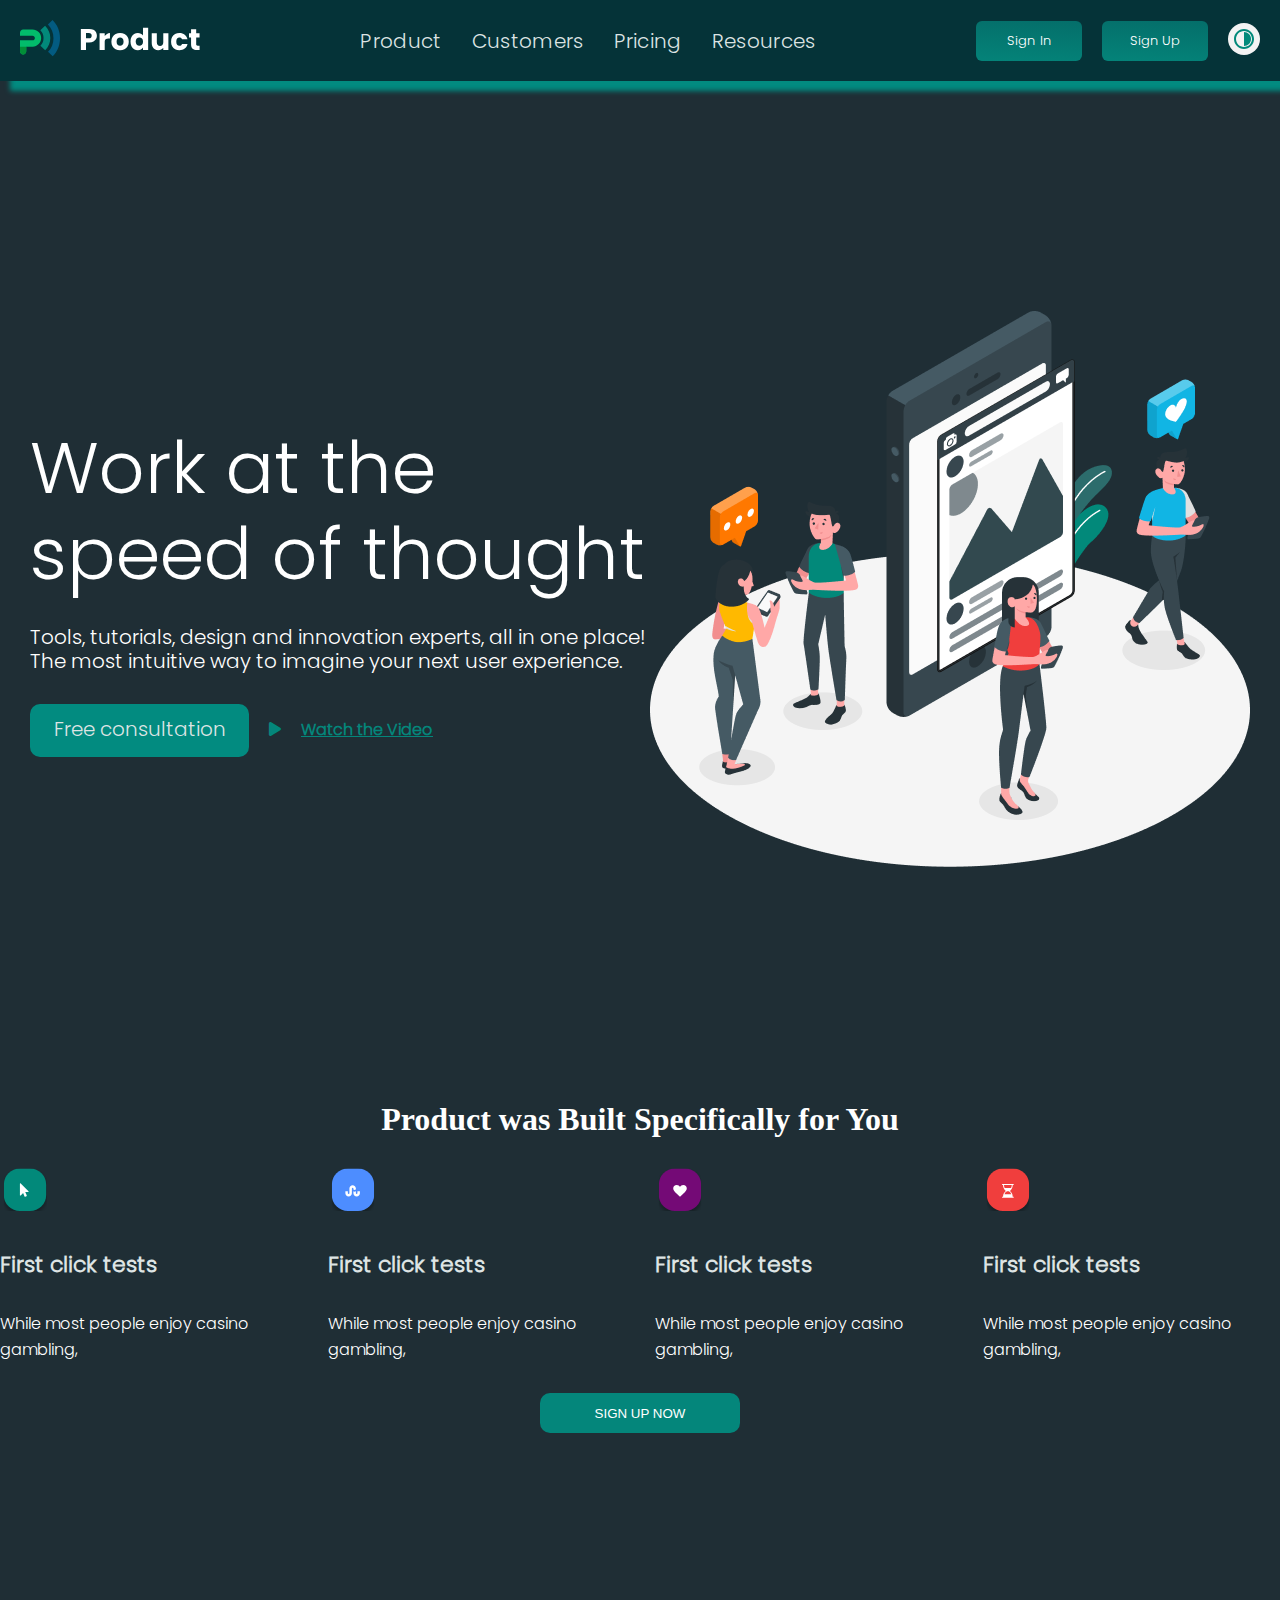
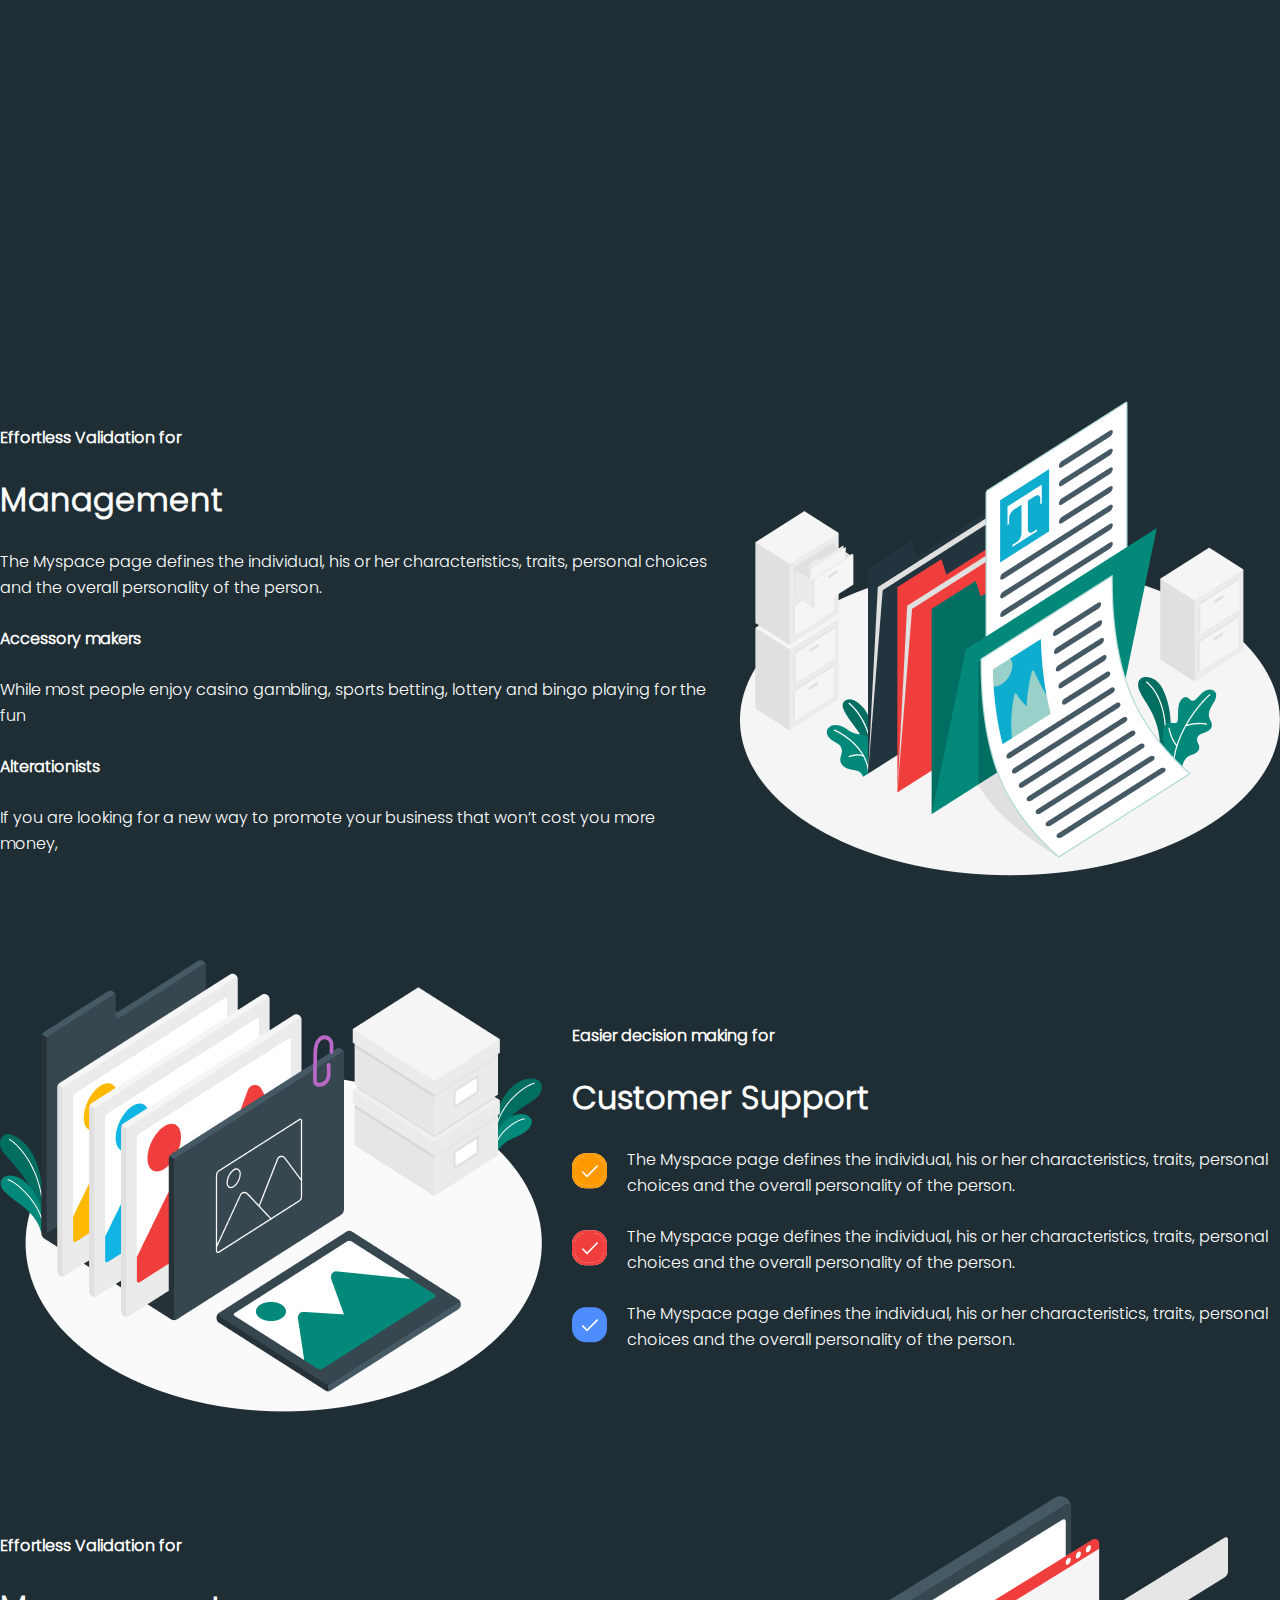
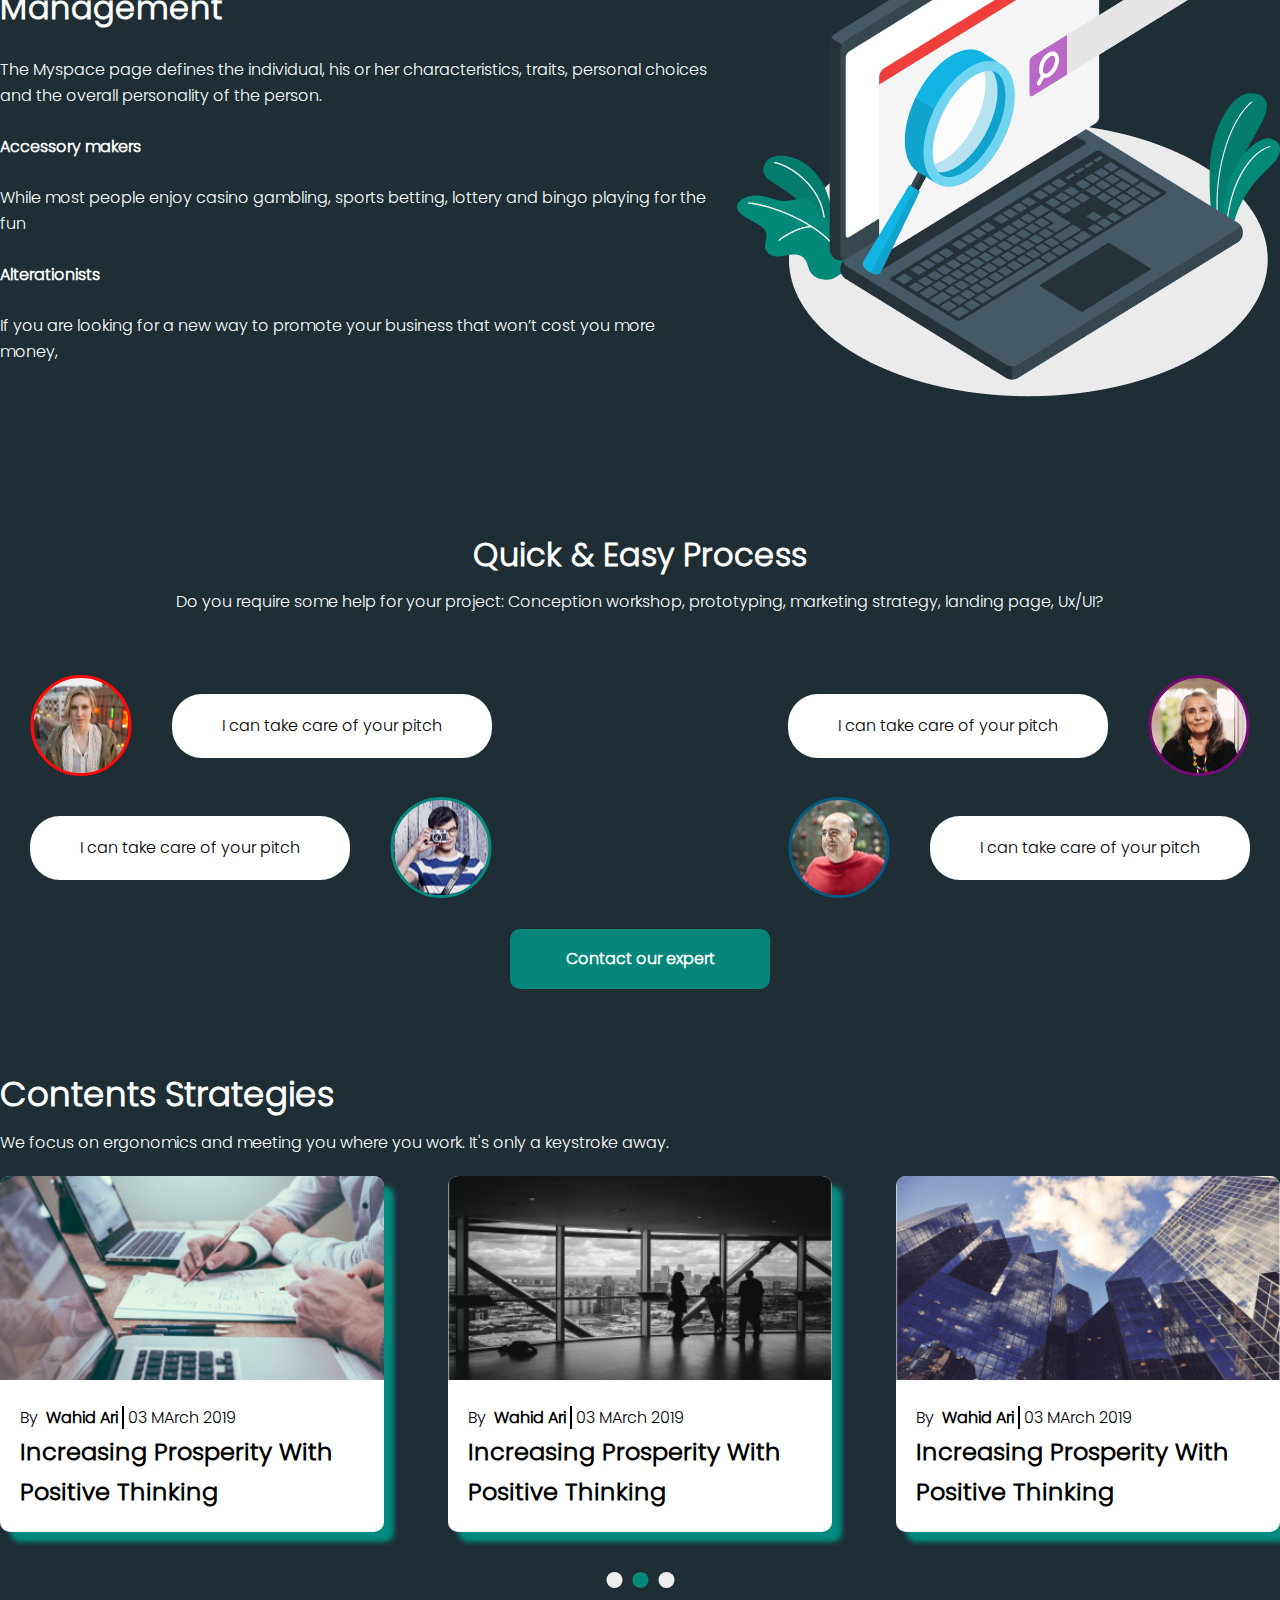
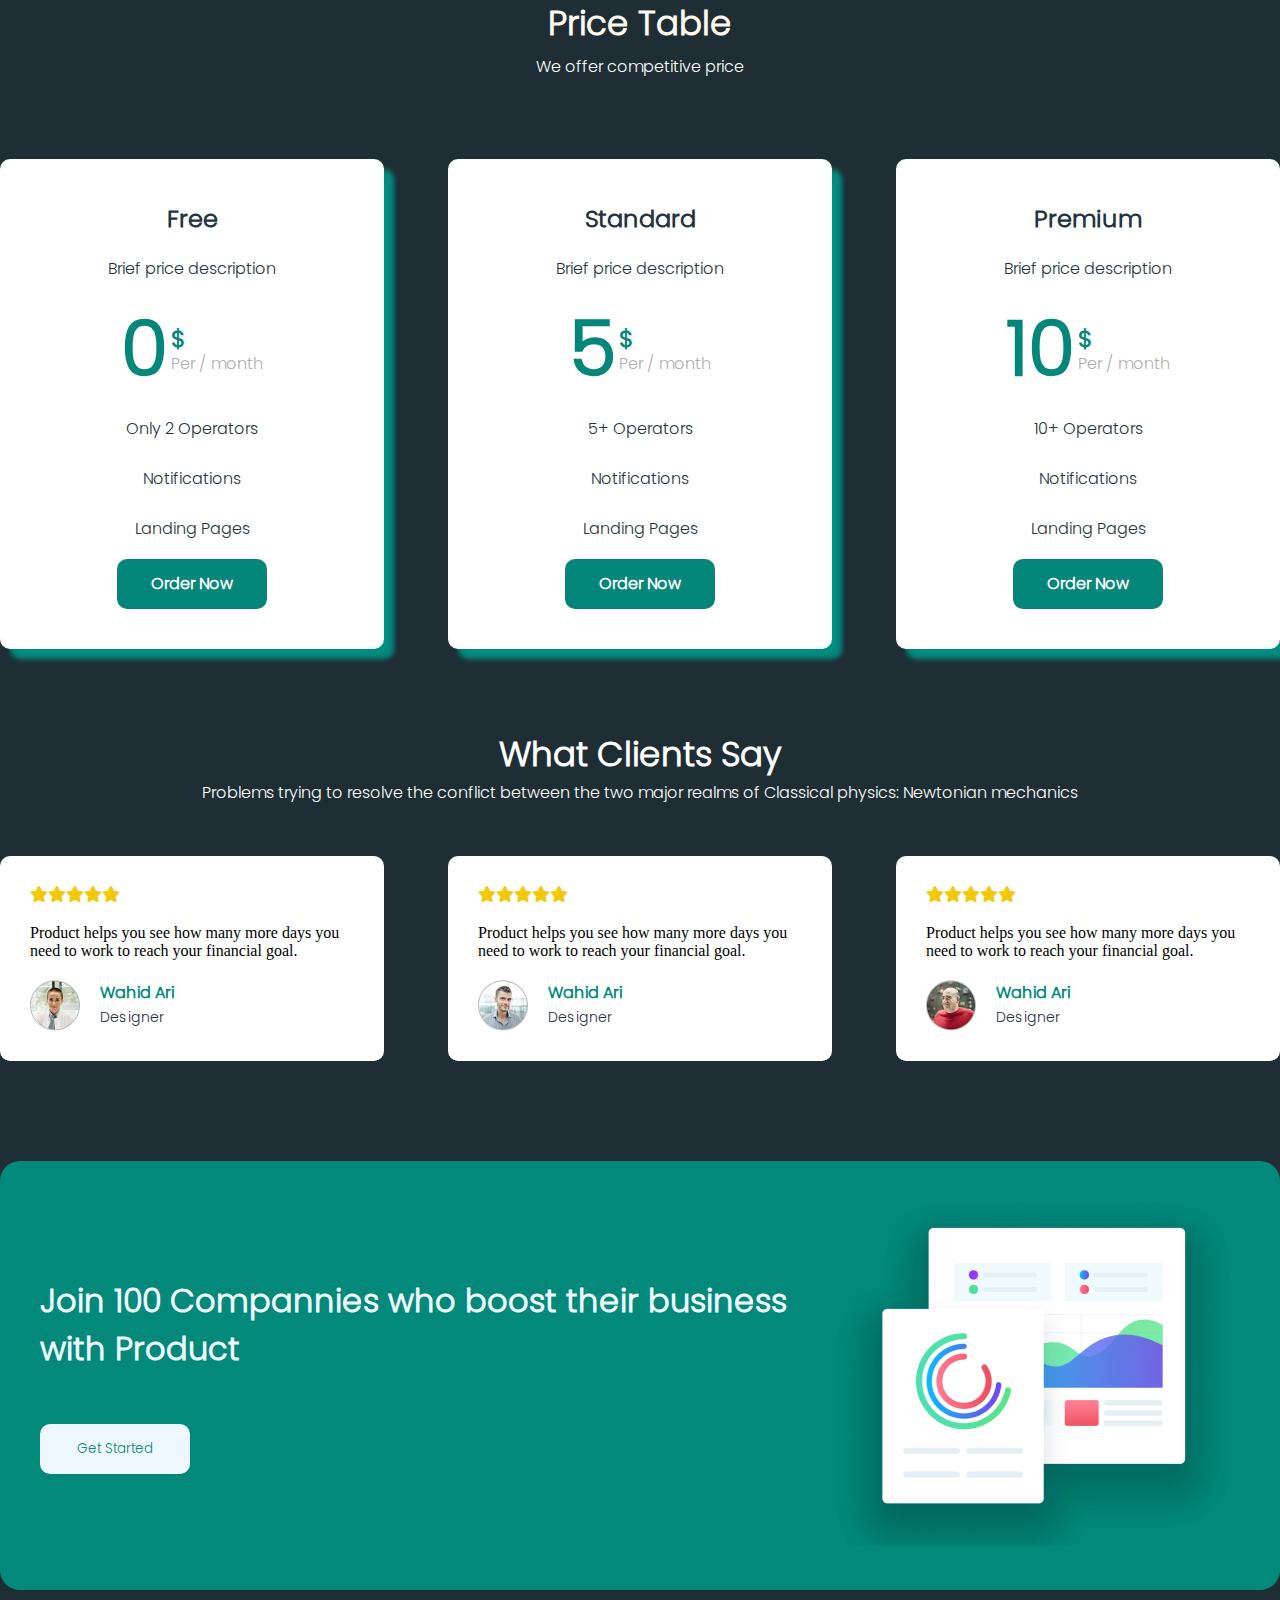
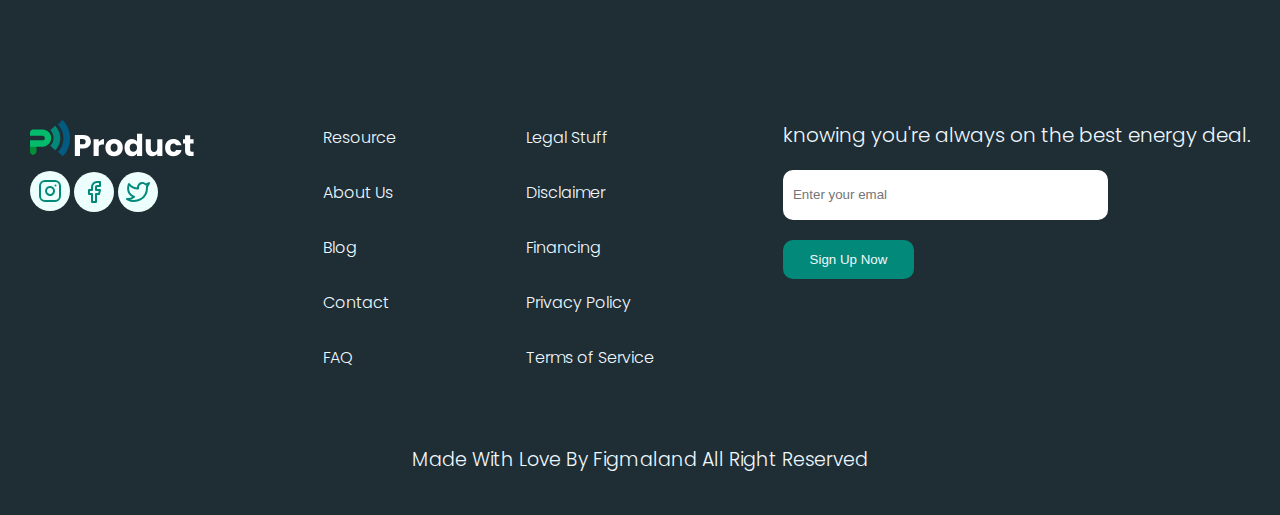
<file: classwork24/index.html>
<!DOCTYPE html>
<html lang="en">

<head>
    <meta charset="UTF-8">
    <meta name="viewport" content="width=device-width, initial-scale=1.0">
    <title>Document</title>
    <link rel="stylesheet" href="/css/style.css">
    <link rel="stylesheet" href="https://cdnjs.cloudflare.com/ajax/libs/font-awesome/6.5.2/css/all.min.css">
</head>

<body>
    <!-- Navbar -->
    <header>
        <nav>
            <div class="container">
                <div class="navbar">
                    <div class="nav_logo">
                        <a href="./index.html"> <img src="./images/nav_logo.svg" alt="nav_logo"></a>
                        <a href="./index.html"> <img src="./images/nav_pro.svg" alt="nav_pro"></a>
                    </div>


                    <ul class="nav_list">
                        <li class="nav_item"><a class="nav_link" href="./index.html">Product</a></li>
                        <li class="nav_item"><a class="nav_link" href="#">Customers</a></li>
                        <li class="nav_item"><a class="nav_link" href="#">Pricing</a></li>
                        <li class="nav_item"><a class="nav_link" href="#">Resources</a></li>

                    </ul>


                    <div class="nav_btns">
                        <button>Sign In</button>
                        <button>Sign Up</button>
                        <span><img src="./images/nav_icon.svg" alt=""></span>
                    </div>
                </div>

            </div>
        </nav>
    </header>
    <!-- Navbar end -->

    <!-- Hero -->
    <section>
        <div class="container">
            <div class="hero">
                <div class="hero_info">
                    <h1>Work at the speed
                        of thought</h1>
                    <p>Tools, tutorials, design and innovation experts, all in one place! The most intuitive way to
                        imagine your next user experience.</p>
                    <div class="hero_btns">
                        <button>Free consultation</button>
                        <span><i class="fa-solid fa-play"></i></span> <a href="">Watch the Video</a>
                    </div>

                </div>
                <div class="hero_img">
                    <img src="./images/hero_img.png" alt="hero_img">
                </div>
            </div>
        </div>
    </section>
    <!-- Hero end-->

    <!-- Product -->
    <section>
        <div class="container">
            <div class="product">
                <div class="product_title">
                    <h1>Product was Built Specifically
                        for You</h1>
                </div>
                <div class="product_cards">
                    <div class="product_card">
                        <img src="./images/test.svg" alt="">
                        <h2>First click tests</h2>
                        <p>While most people enjoy casino gambling,</p>
                    </div>
                    <div class="product_card">
                        <img src="./images/design.svg" alt="">
                        <h2>First click tests</h2>
                        <p>While most people enjoy casino gambling,</p>
                    </div>
                    <div class="product_card">
                        <img src="./images/liked.svg" alt="">
                        <h2>First click tests</h2>
                        <p>While most people enjoy casino gambling,</p>
                    </div>
                    <div class="product_card">
                        <img src="./images/clock.svg" alt="">
                        <h2>First click tests</h2>
                        <p>While most people enjoy casino gambling,</p>
                    </div>
                </div>
                <div class="pr_btn">
                    <button>SIGN UP NOW</button>
                </div>

            </div>
        </div>
    </section>
    <!-- Product end -->


    <!-- Management -->
    <section>
        <div class="container">
            <div class="management_cards">
                <div class="management">
                    <div class="mg_info">
                        <h3>Effortless Validation for</h3>
                        <h1>Management</h1>
                        <p>The Myspace page defines the individual, his or her characteristics, traits, personal choices
                            and the overall personality of the person. </p>
                        <h3>Accessory makers</h3>
                        <p>While most people enjoy casino gambling, sports betting, lottery and bingo playing for the
                            fun</p>
                        <h3>Alterationists</h3>
                        <p>If you are looking for a new way to promote your business that won’t cost you more money,
                        </p>
                    </div>
                    <div class="mg_img">
                        <img src="./images/mg_img/documents/amico.png" alt="">
                    </div>
                </div>
                <div class="management">

                    <div class="mg_img">
                        <img src="./images/coll/image-folder/amico.png" alt="">
                    </div>
                    <div class="mg_info">
                        <h3>Easier decision making for</h3>
                        <h1>Customer Support</h1>
                        <div class="check">
                            <span><img src="./images/cs_sup-icon.svg" alt=""></span>
                            <p>The Myspace page defines the individual, his or her characteristics, traits, personal
                                choices and the overall personality of the person. </p>
                        </div>
                        <div class="check">
                            <span><img src="./images/cs_red.svg" alt=""></span>
                            <p>The Myspace page defines the individual, his or her characteristics, traits, personal
                                choices and the overall personality of the person. </p>
                        </div>
                        <div class="check">
                            <span><img src="./images/cs_blue.png" alt=""></span>
                            <p>The Myspace page defines the individual, his or her characteristics, traits, personal
                                choices and the overall personality of the person. </p>
                        </div>
                    </div>
                </div>
                <div class="management">
                    <div class="mg_info">
                        <h3>Effortless Validation for</h3>
                        <h1>Management</h1>
                        <p>The Myspace page defines the individual, his or her characteristics, traits, personal choices
                            and the overall personality of the person. </p>
                        <h3>Accessory makers</h3>
                        <p>While most people enjoy casino gambling, sports betting, lottery and bingo playing for the
                            fun</p>
                        <h3>Alterationists</h3>
                        <p>If you are looking for a new way to promote your business that won’t cost you more money,
                        </p>
                    </div>
                    <div class="mg_img">
                        <img src="./images/cs_sup/search-engines/amico.png" alt="">
                    </div>
                </div>

            </div>
        </div>
    </section>
    <!-- Management end-->

    <!-- Process -->
    <section>
        <div class="container">
            <div class="process">
                <div class="pro_title">
                    <h1>Quick & Easy Process</h1>
                    <p>Do you require some help for your project: Conception workshop,
                        prototyping, marketing strategy, landing page, Ux/UI?</p>
                </div>
                <div class="pro_comments">
                    <div class="pro_users">
                        <img src="./images/comments_st.svg" alt="">
                        <div class="pro_cmnt">
                            <p>I can take care of your pitch</p>
                        </div>
                    </div>
                    <div class="pro_users">
                        <div class="pro_cmnt">
                            <p>I can take care of your pitch</p>
                        </div>
                        <img src="./images/comments_nd.svg" alt="">
                    </div>
                    <div class="pro_users">
                        <div class="pro_cmnt">
                            <p>I can take care of your pitch</p>
                            <span></span>
                        </div>
                        <img src="./images/comments_rd.svg" alt="">
                    </div>
                    <div class="pro_users">
                        <img src="./images/comments_fth.svg" alt="">
                        <div class="pro_cmnt">
                            <p>I can take care of your pitch</p>
                        </div>
                    </div>

                </div>
                <div class="pro_btn">
                    <button>Contact our expert</button>
                </div>
            </div>
        </div>
    </section>
    <!-- Process  end-->

    <!-- Contents Strategies -->
    <section>
        <div class="container">
            <div class="contents">
                <div class="contents_title">
                    <h1>Contents Strategies</h1>
                    <p>We focus on ergonomics and meeting you where you work. It's only a keystroke away. </p>

                </div>

                <div class="content_cards">
                    <div class="content_card">
                        <div class="content_img">
                            <img src="./images/ps_thinking.png" alt="">
                        </div>
                        <div class="content_info">
                            <p>By <span>Wahid Ari</span> 03 MArch 2019</p>
                            <h1>Increasing Prosperity With Positive Thinking</h1>
                        </div>
                    </div>
                    <div class="content_card">
                        <div class="content_img">
                            <img src="./images/motiv.png" alt="">
                        </div>
                        <div class="content_info">
                            <p>By <span>Wahid Ari</span> 03 MArch 2019</p>
                            <h1>Increasing Prosperity With Positive Thinking</h1>
                        </div>
                    </div>
                    <div class="content_card">
                        <div class="content_img">
                            <img src="./images/ps_business.png" alt="">
                        </div>
                        <div class="content_info">
                            <p>By <span>Wahid Ari</span> 03 MArch 2019</p>
                            <h1>Increasing Prosperity With Positive Thinking</h1>
                        </div>
                    </div>
                </div>
                <div class="content_bottom">
                    <span><img src="./images/content_btm.svg" alt=""></span>
                    <h1>Price Table</h1>
                    <p>We offer competitive price</p>
                </div>
            </div>
        </div>
    </section>
    <!-- Contents Strategies end-->


    <!-- Price tables -->
    <section>
        <div class="container">
            <div class="price">
                <div class="price_card">
                    <h2>Free</h2>
                    <p>Brief price description</p>
                    <div class="price_numbers">
                        <h1>0</h1>
                        <div class="price_dur">
                            <h2>$</h2>
                            <p>Per / month </p>
                        </div>
                    </div>
                    <p>Only 2 Operators</p>
                    <p>Notifications</p>
                    <p>Landing Pages</p>
                    <button>Order Now</button>
                </div>
                <div class="price_card">
                    <h2>Standard</h2>
                    <p>Brief price description</p>
                    <div class="price_numbers">
                        <h1>5</h1>
                        <div class="price_dur">
                            <h2>$</h2>
                            <p>Per / month </p>
                        </div>
                    </div>
                    <p> 5+ Operators</p>
                    <p>Notifications</p>
                    <p>Landing Pages</p>
                    <button>Order Now</button>
                </div>
                <div class="price_card">
                    <h2>Premium</h2>
                    <p>Brief price description</p>
                    <div class="price_numbers">
                        <h1>10</h1>
                        <div class="price_dur">
                            <h2>$</h2>
                            <p>Per / month </p>
                        </div>
                    </div>
                    <p>10+ Operators</p>
                    <p>Notifications</p>
                    <p>Landing Pages</p>
                    <button>Order Now</button>
                </div>
            </div>
        </div>
    </section>
    <!-- Price tables end-->

    <!-- Clients -->
    <section>
        <div class="container">
            <div class="clients">
                <div class="clients_title">
                    <h1>What Clients Say</h1>
                    <p>Problems trying to resolve the conflict between
                        the two major realms of Classical physics: Newtonian mechanics </p>

                </div>
                <div class="clients_cards">
                    <div class="clients_card">
                        <span><i class="fa-solid fa-star"></i><i class="fa-solid fa-star"></i><i
                                class="fa-solid fa-star"></i><i class="fa-solid fa-star"></i><i
                                class="fa-solid fa-star"></i></span>
                        <p>Product helps you see how many
                            more days you need to work to
                            reach your financial goal.</p>
                        <div class="clients_user">
                            <img src="./images/clients_st.png" alt="">
                            <div class="clients_user_desc">
                                <h2>Wahid Ari</h2>
                                <h3>Designer</h3>
                            </div>
                        </div>
                    </div>
                    <div class="clients_card">
                        <span><i class="fa-solid fa-star"></i><i class="fa-solid fa-star"></i><i
                                class="fa-solid fa-star"></i><i class="fa-solid fa-star"></i><i
                                class="fa-solid fa-star"></i></span>
                        <p>Product helps you see how many
                            more days you need to work to
                            reach your financial goal.</p>
                        <div class="clients_user">
                            <img src="./images/clients_nd.png" alt="">
                            <div class="clients_user_desc">
                                <h2>Wahid Ari</h2>
                                <h3>Designer</h3>
                            </div>
                        </div>
                    </div>
                    <div class="clients_card">
                        <span><i class="fa-solid fa-star"></i><i class="fa-solid fa-star"></i><i
                                class="fa-solid fa-star"></i><i class="fa-solid fa-star"></i><i
                                class="fa-solid fa-star"></i></span>
                        <p>Product helps you see how many
                            more days you need to work to
                            reach your financial goal.</p>
                        <div class="clients_user">
                            <img src="./images/clients_rd.png" alt="">
                            <div class="clients_user_desc">
                                <h2>Wahid Ari</h2>
                                <h3>Designer</h3>
                            </div>
                        </div>
                    </div>
                </div>
            </div>
        </div>
    </section>
    <!-- Clients end -->

    <!-- Join -->
    <section>
        <div class="container">
            <div class="join">
                <div class="join_info">
                    <h1>Join 100 Compannies who boost their business with Product</h1>
                    <button>Get Started</button>

                </div>
                <div class="join_img">
                    <img src="./images/join_img.png" alt="join_img">
                </div>
            </div>
        </div>
    </section>
    <!-- Join end-->

    <!-- Footer -->
    <footer>
        <div class="container">
            <div class="footer">
                <div class="footer_actions">
                    <div class="footer_logo">
                        <img src="./images/nav_logo.svg" alt="nav_logo">
                        <img src="./images/nav_pro.svg" alt="nav_pro">
                    </div>
                    <div class="footer_smedia">
                        <img src="./images/insta.svg" alt="insta">
                        <img src="./images/fcbook.svg" alt="fcbook">
                        <img src="./images/twitter.svg" alt="twitter">
                    </div>
                </div>
                <ul class="footer_list">
                    <li class="footer_item"><a class="footer_link" href="#">Resource</a></li>
                    <li class="footer_item"><a class="footer_link" href="#">About Us</a></li>
                    <li class="footer_item"><a class="footer_link" href="#">Blog</a></li>
                    <li class="footer_item"><a class="footer_link" href="#">Contact</a></li>
                    <li class="footer_item"><a class="footer_link" href="#">FAQ</a></li>
                </ul>
                <ul class="footer_list">
                    <li class="footer_item"><a class="footer_link" href="#">Legal Stuff</a></li>
                    <li class="footer_item"><a class="footer_link" href="#">Disclaimer</a></li>
                    <li class="footer_item"><a class="footer_link" href="#">Financing</a></li>
                    <li class="footer_item"><a class="footer_link" href="#">Privacy Policy</a></li>
                    <li class="footer_item"><a class="footer_link" href="#">Terms of Service</a></li>
                </ul>
                <div class="footer_btns">
                    <h1>knowing you're always on the best energy deal.
                    </h1>
                    <input type="email" placeholder="Enter your emal">
                    <button>Sign Up Now</button>
                </div>
            </div>
            <div class="footer_nav">
                <h1>Made With Love By Figmaland All Right Reserved </h1>
            </div>
        </div>

    </footer>
    <!-- Footer end -->
</body>

</html>
</file>
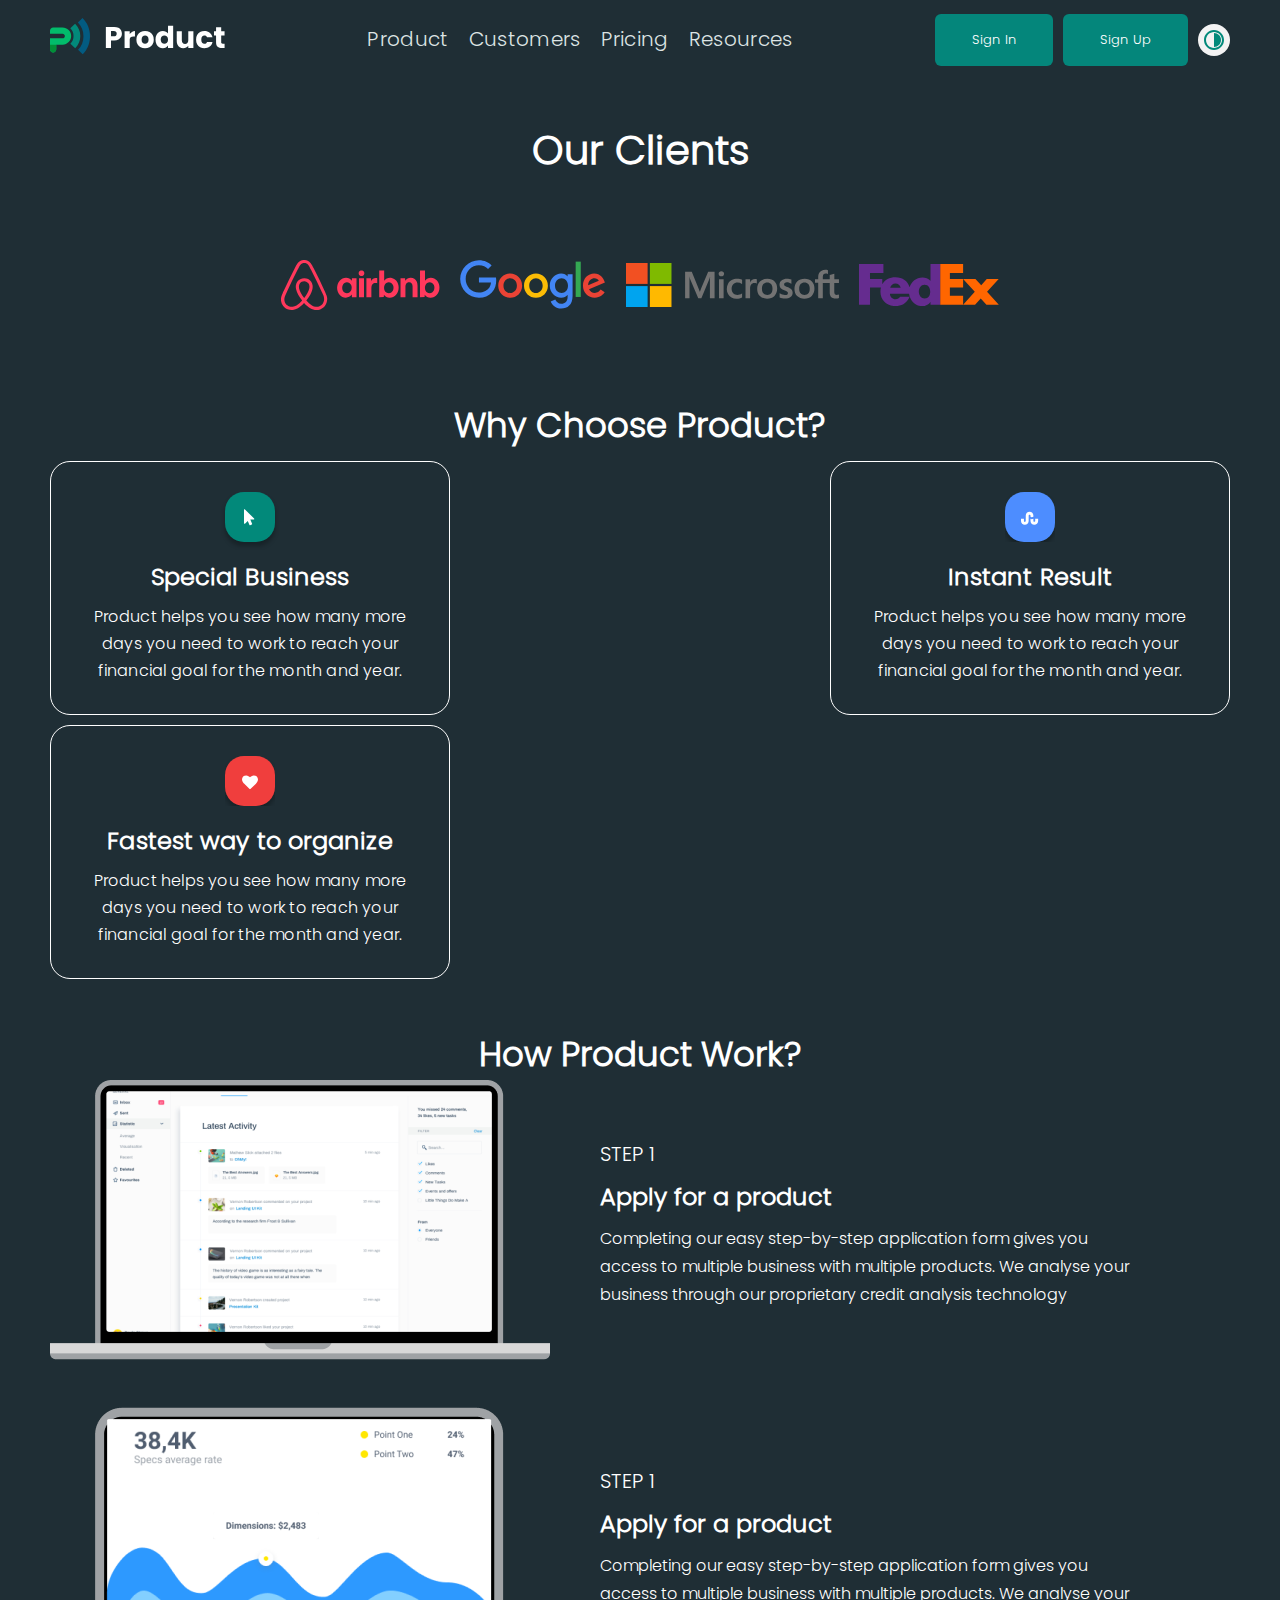
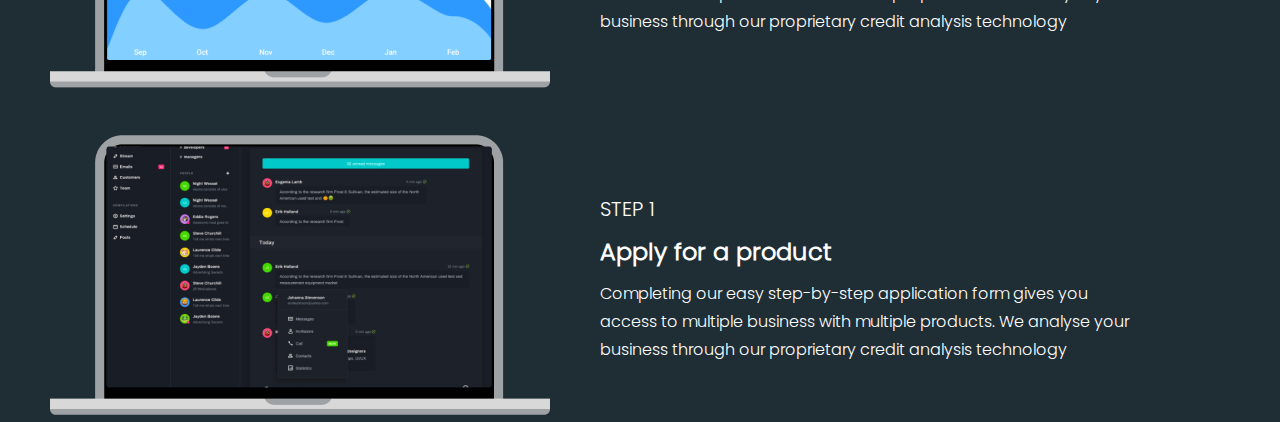
<file: pages/customer.html>
<!DOCTYPE html>
<html lang="en">

<head>
    <meta charset="UTF-8">
    <meta name="viewport" content="width=device-width, initial-scale=1.0">
    <title>Document</title>
    <link rel="stylesheet" href="../css/customer.css">
    <link rel="stylesheet" href="https://cdnjs.cloudflare.com/ajax/libs/font-awesome/6.5.2/css/all.min.css">
</head>

<body>
    <!-- Navbar -->
    <header>
        <nav class="navbar">
            <div class="nav_logo">
                <a href="#">
                    <img src="../images/nav_logo.svg" alt="nav_logo" class="navlogo-st">
                </a>
                <a href="#">
                    <img src="../images/logo2.svg" alt="" class="navlogo-nd">
                </a>
            </div>
            <ul class="nav_list">
                <li class="nav_item"><a class="nav_link" href="#">Product </a></li>
                <li class="nav_item"><a class="nav_link" href="#"> Customers </a></li>
                <li class="nav_item"><a class="nav_link" href="#"> Pricing </a></li>
                <li class="nav_item"><a class="nav_link" href="#">Resources</a></li>
            </ul>
            <div class="nav_actions">
                <button class="SignIn">Sign In</button>
                <button class="SignUp">Sign Up</button>
                <img src="../images/mode_icon.svg" alt="mode_icon">
                <button class="nav-user"><i class="fa-solid fa-circle-user"></i></button>
                <button class="hamburger"><i class="fa-solid fa-bars"></i></button>
            </div>
        </nav>
    </header>
    <!-- Navbar end-->

    <main>
        <!--  Our Clients-->
        <section class="clients">
            <h1 class="clients__title">Our Clients</h1>
            <div class="clients__logos">
                <img src="../images/airbnb.svg" alt="airbnb">
                <img src="../images/Google.svg" alt="Google">
                <img src="../images/Microsoft.svg" alt="Microsoft">
                <img src="../images/FedEx.svg" alt="FedEx">
            </div>
        </section>
        <!--  Our Clients end-->

        <!-- Why Choose Product -->
        <section class="product__choose">
            <h1 class="product__choose__title">Why Choose Product?</h1>
            <div class="product__cards">
                <div class="product__card">
                    <img src="../images/business-icon.svg" alt="business-icon">
                    <h2>Special Business</h2>
                    <p>Product helps you see how many
                        more days you need to work
                        to reach your financial goal
                        for the month and year.</p>
                </div>
                <div class="product__card">
                    <img src="../images/result-icon.svg" alt="result-icon">
                    <h2>Instant Result</h2>
                    <p>Product helps you see how many
                        more days you need to work
                        to reach your financial goal
                        for the month and year.</p>
                </div>
                <div class="product__card">
                    <img src="../images/organize-icon.svg" alt="organize-icon">
                    <h2>Fastest way to organize</h2>
                    <p>Product helps you see how many
                        more days you need to work
                        to reach your financial goal
                        for the month and year.</p>
                </div>
            </div>
        </section>
        <!-- Why Choose Product end-->

        <!-- How Product Work  -->
        <section class=" container">
            <div class="product__work">
                <h1 class="work__title">
                    How Product Work?
                </h1>
                <div class="work__cards">
                    <div class="work__card">
                        <div class="work__card__img">
                            <img src="../images/apply-img.png" alt="apply-img">
                        </div>
                        <div class="work__card__info">
                            <h2>STEP 1</h2>
                            <h1>Apply for a product</h1>
                            <p>Completing our easy step-by-step application form gives you access to multiple business with
                                multiple products. We analyse your business through our proprietary credit analysis
                                technology </p>
                        </div>
                    </div>
                    <div class="work__card">
                        <div class="work__card__img">
                            <img src="../images/completion.png" alt="completion">
                        </div>
                        <div class="work__card__info">
                            <h2>STEP 1</h2>
                            <h1>Apply for a product</h1>
                            <p>Completing our easy step-by-step application form gives you access to multiple business with
                                multiple products. We analyse your business through our proprietary credit analysis
                                technology </p>
                        </div>
    
                    </div>
                    <div class="work__card">
                        <div class="work__card__img">
                            <img src="../images/pay-img.png" alt="pay-img">
                        </div>
                        <div class="work__card__info">
                            <h2>STEP 1</h2>
                            <h1>Apply for a product</h1>
                            <p>Completing our easy step-by-step application form gives you access to multiple business with
                                multiple products. We analyse your business through our proprietary credit analysis
                                technology </p>
                        </div>
                    </div>
                </div>
            </div>
          
        </section>
        <!-- How Product Work end-->
    </main>

</body>

</html>
</file>
<file: css/style.css>
nav {
  top: 0;
  left: 0;
  right: 0;
  position: fixedgit;
  background-color: #053338;
  box-shadow: 10px 10px 5px rgb(2, 139, 128);
}
nav .navbar {
  display: flex;
  align-items: center;
  justify-content: space-between;
  padding: 20px;
}
nav .navbar .nav_logo {
  cursor: pointer;
  display: flex;
  gap: 20px;
  align-items: center;
}
nav .navbar .nav_list {
  display: flex;
  gap: 30px;
  align-items: center;
}
nav .navbar .nav_list .nav_link {
  text-decoration: none;
  color: #DDE4E4;
  font-family: Poppins;
  font-size: 20px;
  font-weight: 400;
  line-height: 24px;
  letter-spacing: 0.3199999928px;
  transition: all 0.3s linear;
}
nav .navbar .nav_list .nav_link:hover {
  border-bottom: 2px solid rgb(2, 139, 128);
  color: rgb(2, 139, 128);
}
nav .navbar .nav_btns {
  display: flex;
  gap: 20px;
  align-items: center;
}
nav .navbar .nav_btns img {
  cursor: pointer;
}
nav .navbar button {
  background: linear-gradient(2.79deg, #04867b -13.68%, rgba(4, 124, 118, 0.75) 121.16%);
  color: #FFFFFF;
  font-family: Poppins;
  font-size: 13px;
  font-weight: 400;
  line-height: 24px;
  letter-spacing: 0.1400000006px;
  width: 106px;
  height: 40px;
  align-items: center;
  border-radius: 6px;
  cursor: pointer;
  border: none;
}
nav .navbar button:hover {
  border: 2.5px solid rgb(2, 139, 128);
  transition: 0.4s;
  font-size: 18px;
  background: transparent;
  color: rgb(2, 139, 128);
}

.hero {
  margin-top: 200px;
  display: flex;
  padding: 30px;
  align-items: center;
}
.hero .hero_info {
  display: flex;
  flex-direction: column;
  /* justify-content: space-between; */
  gap: 30px;
}
.hero .hero_info h1 {
  font-family: Poppins;
  font-size: 72px;
  font-weight: 550;
  line-height: 85.32px;
  color: #ffffff;
}
.hero .hero_info p {
  font-family: Poppins;
  font-size: 20px;
  font-weight: 400;
  line-height: 23.7px;
  color: #ffffff;
}
.hero .hero_info span {
  color: #04867b;
  font-size: 16px;
  font-weight: 600;
  line-height: 24px;
  font-family: Poppins;
}
.hero .hero_info a {
  font-family: Poppins;
  color: #04867b;
  font-size: 16px;
  font-weight: 600;
  line-height: 24px;
}
.hero .hero_info button {
  width: 219px;
  height: 53px;
  top: 532px;
  left: 135px;
  border-radius: 10px;
  opacity: 0.85px;
  border: none;
  background-color: rgb(2, 139, 128);
  font-family: Poppins;
  font-size: 20px;
  font-weight: 400;
  line-height: 23.7px;
  color: #DDE4E4;
  cursor: pointer;
}
.hero .hero_info button:hover {
  border: 2.5px solid rgb(2, 139, 128);
  transition: 0.4s;
  font-size: 18px;
  background: transparent;
  color: rgb(2, 139, 128);
}
.hero .hero_info .hero_btns {
  display: flex;
  gap: 20px;
  align-items: center;
}
.hero img {
  -o-object-fit: cover;
     object-fit: cover;
}

.product {
  height: 100vh;
  margin-top: 200px;
  display: flex;
  flex-direction: column;
  align-items: center;
  gap: 30px;
}
.product .product_title {
  display: flex;
  align-items: center;
  justify-content: center;
  color: #ffffff;
}
.product .product_cards {
  display: flex;
  gap: 30px;
}
.product .product_cards h2 {
  font-family: Poppins;
  font-size: 22px;
  font-weight: 600;
  line-height: 33px;
  text-align: left;
  color: #DDE4E4;
}
.product .product_cards p {
  font-family: Poppins;
  font-size: 16px;
  font-weight: 400;
  line-height: 26px;
  text-align: left;
  color: #ffffff;
}
.product .product_cards .product_card {
  display: flex;
  flex-direction: column;
  justify-content: space-between;
  gap: 30px;
}
.product .product_cards .product_card img {
  width: 50px;
  height: 50px;
}
.product button {
  width: 200px;
  height: 40px;
  border: none;
  color: #ffffff;
  cursor: pointer;
  background-color: #04867b;
  border-radius: 10px;
}
.product button:hover {
  border: 2.5px solid rgb(2, 139, 128);
  font-size: 16px;
  background: transparent;
  color: rgb(2, 139, 128);
}

.management_cards {
  display: flex;
  flex-direction: column;
  gap: 80px;
}
.management_cards .management {
  display: flex;
  align-items: center;
  justify-content: space-between;
  gap: 30px;
}
.management_cards .management .mg_info {
  display: flex;
  flex-direction: column;
  gap: 25px;
}
.management_cards .management .mg_info h1 {
  font-family: Poppins;
  font-size: 32px;
  font-weight: 700;
  line-height: 48px;
  text-align: left;
  color: #ffffff;
}
.management_cards .management .mg_info p {
  font-family: Poppins;
  font-size: 16px;
  font-weight: 400;
  line-height: 26px;
  text-align: left;
  color: #ffffff;
}
.management_cards .management .mg_info h3 {
  font-family: Poppins;
  font-size: 16px;
  font-weight: 600;
  line-height: 26px;
  text-align: left;
  color: #ffffff;
}
.management_cards .check {
  display: flex;
  align-items: center;
  gap: 20px;
}

.process {
  margin-top: 100px;
  display: flex;
  flex-direction: column;
  align-items: center;
}
.process .pro_title {
  display: flex;
  flex-direction: column;
  align-items: center;
  justify-content: center;
  gap: 10px;
  padding: 30px;
}
.process .pro_title h1 {
  font-family: Poppins;
  font-size: 32px;
  font-weight: 700;
  line-height: 48px;
  text-align: center;
  color: #ffffff;
}
.process .pro_title p {
  font-family: Poppins;
  font-size: 16px;
  font-weight: 500;
  line-height: 26px;
  text-align: center;
  color: #ffffff;
}
.process .pro_comments {
  padding: 30px;
  display: flex;
  flex-wrap: wrap;
  justify-content: space-between;
  row-gap: 20px;
  -moz-column-gap: 40px;
       column-gap: 40px;
}
.process .pro_comments .pro_users {
  display: flex;
  align-items: center;
  gap: 40px;
}
.process .pro_comments .pro_users .pro_cmnt {
  background-color: #ffffff;
  padding: 20px 50px;
  border-radius: 30px;
}
.process .pro_comments .pro_users .pro_cmnt p {
  font-family: Poppins;
  font-size: 16px;
  font-weight: 500;
  line-height: 24px;
  text-align: center;
}
.process button {
  background-color: #04867b;
  width: 260px;
  height: 60px;
  border-radius: 10px;
  color: #ffffff;
  font-family: Poppins;
  font-size: 16px;
  font-weight: 700;
  line-height: 24px;
  border: none;
  transition: 0.4s;
  cursor: pointer;
}
.process button:hover {
  border: 2.5px solid rgb(2, 139, 128);
  font-size: 18px;
  background: transparent;
  color: rgb(2, 139, 128);
}

.contents {
  margin-top: 60px;
  display: flex;
  flex-direction: column;
}
.contents .contents_title {
  display: flex;
  flex-direction: column;
  gap: 10px;
  padding: 20px 0px;
}
.contents .contents_title h1 {
  font-family: Poppins;
  font-size: 34px;
  font-weight: 700;
  line-height: 51px;
  color: #ffffff;
}
.contents .contents_title p {
  font-family: Poppins;
  font-size: 16px;
  font-weight: 500;
  line-height: 26px;
  color: #ffffff;
}
.contents .content_cards {
  display: flex;
  justify-content: space-between;
}
.contents .content_cards .content_card {
  width: 30%;
  background-color: #fff;
  border-radius: 10px;
  overflow: hidden;
  box-shadow: 10px 10px 5px rgb(2, 139, 128);
}
.contents .content_cards .content_card img {
  width: 100%;
  -o-object-fit: cover;
     object-fit: cover;
}
.contents .content_cards .content_card .content_info {
  padding: 20px;
}
.contents .content_cards .content_card .content_info p {
  font-family: Poppins;
  font-size: 16px;
  font-weight: 400;
  line-height: 28px;
  text-align: left;
}
.contents .content_cards .content_card .content_info p span {
  border-right: 2px solid black;
  font-family: Poppins;
  font-size: 16px;
  font-weight: 700;
  line-height: 28px;
  padding: 0 4px;
}
.contents .content_cards .content_card .content_info h1 {
  font-family: Poppins;
  font-size: 24px;
  font-weight: 700;
  line-height: 40px;
}
.contents .content_bottom {
  margin: 40px auto;
  display: flex;
  flex-direction: column;
  align-items: center;
  gap: 6px;
}
.contents .content_bottom h1 {
  font-family: Poppins;
  font-size: 34px;
  font-weight: 700;
  line-height: 51px;
  color: floralwhite;
}
.contents .content_bottom p {
  font-family: Poppins;
  font-size: 16px;
  font-weight: 500;
  line-height: 24px;
  color: #fff;
}

.price {
  margin-top: 40px;
  display: flex;
  justify-content: space-between;
}
.price .price_card {
  width: 30%;
  background-color: #fff;
  display: flex;
  flex-direction: column;
  align-items: center;
  justify-content: center;
  gap: 10px;
  padding: 40px;
  border-radius: 10px;
  box-shadow: 10px 10px 5px rgb(2, 139, 128);
  transition: all 0.4s linear;
}
.price .price_card h2 {
  font-family: Poppins;
  font-size: 24px;
  font-weight: 700;
  line-height: 40px;
  color: #22343D;
}
.price .price_card p {
  font-family: Poppins;
  font-size: 16px;
  font-weight: 400;
  line-height: 40px;
  color: #22343D;
}
.price .price_card .price_numbers {
  display: flex;
  gap: 3px;
  align-items: center;
}
.price .price_card .price_numbers h1 {
  font-family: Poppins;
  font-size: 76px;
  font-weight: 700;
  line-height: 100px;
  color: #04867b;
}
.price .price_card .price_numbers h2 {
  font-family: Poppins;
  font-size: 24px;
  font-weight: 700;
  line-height: 30px;
  color: #04867b;
}
.price .price_card .price_numbers p {
  font-family: Poppins;
  font-size: 16px;
  font-weight: 400;
  line-height: 19px;
  letter-spacing: 0.1000000015px;
  color: #AFAFAF;
}
.price button {
  background-color: #04867b;
  width: 150px;
  height: 50px;
  border-radius: 10px;
  color: #ffffff;
  font-family: Poppins;
  font-size: 16px;
  font-weight: 700;
  line-height: 24px;
  border: none;
  transition: 0.4s;
  cursor: pointer;
}
.price button:hover {
  border: 2.5px solid rgb(2, 139, 128);
  font-size: 18px;
  background: #fff;
  color: rgb(2, 139, 128);
}
.price .price_card:hover {
  background-color: #04867b;
}
.price .price_card:hover h1 {
  color: #DDE4E4;
}
.price .price_card:hover h2 {
  color: #DDE4E4;
}
.price .price_card:hover p {
  color: #DDE4E4;
}
.price .price_card:hover button {
  border: 1px solid #fff;
}

.clients {
  margin: 60px auto;
  display: flex;
  flex-direction: column;
  gap: 30px;
}
.clients .clients_title {
  text-align: center;
  display: flex;
  flex-direction: column;
  padding: 20px 0px;
}
.clients .clients_title h1 {
  font-family: Poppins;
  font-size: 34px;
  font-weight: 700;
  line-height: 51px;
  color: #ffffff;
}
.clients .clients_title p {
  font-family: Poppins;
  font-size: 16px;
  font-weight: 500;
  line-height: 26px;
  color: #ffffff;
}
.clients .clients_cards {
  display: flex;
  justify-content: space-between;
}
.clients .clients_card {
  width: 30%;
  display: flex;
  flex-direction: column;
  gap: 20px;
  background-color: #fff;
  padding: 30px;
  border-radius: 10px;
}
.clients .clients_card span {
  color: rgb(243, 200, 8);
}
.clients .clients_card .clients_user {
  display: flex;
  gap: 20px;
  align-items: center;
}
.clients .clients_card .clients_user .clients_user_desc h2 {
  font-family: Poppins;
  font-size: 16px;
  font-weight: 600;
  line-height: 24px;
  letter-spacing: 0.200000003px;
  color: #02897A;
}
.clients .clients_card .clients_user .clients_user_desc h3 {
  font-family: Poppins;
  font-size: 14px;
  font-weight: 500;
  line-height: 24px;
  letter-spacing: 0.200000003px;
  color: #252B42;
}

.join {
  margin-top: 100px;
  display: flex;
  justify-content: space-between;
  padding: 40px;
  background-color: #02897A;
  align-items: center;
  border-radius: 20px;
}
.join .join_info {
  display: flex;
  flex-direction: column;
  gap: 50px;
}
.join .join_info h1 {
  font-family: Poppins;
  font-size: 32px;
  font-weight: 600;
  line-height: 48.45px;
  color: aliceblue;
}
.join .join_info button {
  width: 150px;
  height: 50px;
  background-color: aliceblue;
  color: #02897A;
  border: none;
  font-family: Poppins;
  border-radius: 10px;
  cursor: pointer;
  transition: all 0.4s linear;
}
.join .join_info button:hover {
  border: 1.5px solid #ffffff;
  background-color: #02897A;
  color: #ffffff;
}

.footer {
  padding: 30px;
  margin-top: 100px;
  display: flex;
  justify-content: space-between;
}
.footer .footer_actions {
  display: flex;
  flex-direction: column;
  gap: 10px;
}
.footer .footer_list {
  display: flex;
  flex-direction: column;
  gap: 20px;
}
.footer .footer_list .footer_link {
  text-decoration: none;
  font-family: Poppins;
  font-size: 16px;
  font-weight: 400;
  line-height: 35px;
  color: aliceblue;
}
.footer .footer_btns {
  display: flex;
  flex-direction: column;
  gap: 20px;
}
.footer .footer_btns h1 {
  font-family: Poppins;
  font-size: 20px;
  font-weight: 500;
  line-height: 30px;
  color: aliceblue;
}
.footer .footer_btns input {
  padding: 10px;
  width: 325px;
  height: 50px;
  border-radius: 10px;
  border: none;
  outline: none;
}
.footer .footer_btns button {
  width: 131px;
  height: 39px;
  background-color: #02897A;
  color: aliceblue;
  border-radius: 10px;
  border: none;
}
.footer .footer_btns button:hover {
  border: 2.5px solid rgb(2, 139, 128);
  transition: 0.4s;
  font-size: 18px;
  background: transparent;
  color: rgb(2, 139, 128);
}

.footer_nav {
  padding: 40px;
}
.footer_nav h1 {
  font-family: Poppins;
  font-size: 19px;
  font-weight: 500;
  line-height: 30px;
  text-align: center;
  color: aliceblue;
}

@font-face {
  font-family: Poppins;
  src: url(/Poppins/Poppins-Light.ttf);
}
* {
  padding: 0;
  margin: 0;
  box-sizing: border-box;
  list-style: none;
}

body {
  background: #1F2E35;
}

.container {
  max-width: 1280px;
  width: 100%;
  margin: 0 auto;
}
</file>
<file: css/customer.css>
* {
  padding: 0;
  margin: 0;
  box-sizing: border-box;
  list-style: none;
  text-decoration: none;
  font-family: Poppins;
}

@font-face {
  font-family: Poppins;
  src: url(../Poppins/Poppins-Light.ttf);
}
body {
  background-color: #1F2E35;
}

.container {
  padding: 0px 100px;
}

@media (max-width: 1400px) {
  .container {
    padding: 0px 50px;
  }
}
@media (max-width: 1200px) {
  .container {
    padding: 0px 30px;
  }
}
@media (max-width: 992px) {
  .container {
    padding: 0px 20px;
  }
}
@media (max-width: 768px) {
  .container {
    padding: 0px 20px;
  }
}
@media (max-width: 576px) {
  .container {
    padding: 0px 20px;
  }
}
header {
  position: sticky;
  top: 0;
  background-color: #1F2E35;
  padding: 0 150px;
}
header .navbar {
  display: flex;
  align-items: center;
  justify-content: space-between;
  height: 80px;
  width: 100%;
}
header .navbar .nav_logo {
  display: flex;
  align-items: center;
  gap: 15px;
  cursor: pointer;
}
header .navbar .nav_list {
  display: flex;
  gap: 20px;
}
header .navbar .nav_list .nav_link {
  color: #DDE4E4;
  font-size: 20px;
  font-weight: 400;
  line-height: 24px;
  letter-spacing: 0.3199999928px;
  cursor: pointer;
  transition: all 0.3s linear;
}
header .navbar .nav_list .nav_link:hover {
  border-bottom: 2px solid rgb(2, 139, 128);
  color: rgb(2, 139, 128);
}
header .navbar .nav_link:hover {
  border-bottom: 2px solid rgb(2, 139, 128);
  color: rgb(2, 139, 128);
}
header .navbar .nav_actions {
  display: flex;
  align-items: center;
  gap: 10px;
}
header .navbar .nav_actions button {
  font-size: 13px;
  font-weight: 400;
  line-height: 24px;
  letter-spacing: 0.1400000006px;
  padding: 12px 35px;
  align-items: center;
  border-radius: 6px;
  cursor: pointer;
  border: 2.5px solid transparent;
}
header .navbar .nav_actions .SignIn {
  color: #FFFFFF;
  background-color: #04867b;
}
header .navbar .nav_actions .SignUp {
  color: #FFFFFF;
  background-color: #04867b;
}
header .navbar .nav_actions .nav-user {
  font-size: 20px;
  color: #04867b;
  background-color: #fff;
  width: 32px;
  height: 32px;
  border-radius: 50%;
  padding: 0;
  display: none;
}
header .navbar .nav_actions .hamburger {
  font-size: 20px;
  color: #04867b;
  background-color: #fff;
  width: 32px;
  height: 32px;
  border-radius: 50%;
  padding: 0;
  display: none;
}
header .navbar .SignIn, header .navbar .SignUp:hover {
  border: 2.5px solid rgb(2, 139, 128);
  transition: 0.4s;
  background: transparent;
  color: rgb(2, 139, 128);
}

@media (max-width: 1400px) {
  header {
    padding: 0px 50px;
  }
}
@media (max-width: 1200px) {
  header {
    padding: 0px 30px;
  }
}
@media (max-width: 992px) {
  header {
    padding: 0px 20px;
  }
  header .navbar .nav_logo {
    gap: 5px;
  }
  header .navbar .nav_logo .navlogo-st {
    width: 25px;
  }
  header .navbar .nav_logo .navlogo-nd {
    width: 80px;
  }
  header .navbar .nav_list .nav_item .nav_link {
    font-size: 14px;
  }
  header .navbar .nav_actions .SignIn, header .navbar .nav_actions .SignUp {
    padding: 5px 20px;
  }
}
@media (max-width: 768px) {
  header {
    padding: 0px 10px;
  }
  header .navbar .nav_list {
    display: none;
  }
  header .navbar .nav_actions .hamburger {
    display: block;
  }
}
@media (max-width: 576px) {
  header {
    padding: 0px 10px;
  }
  header .navbar .nav_actions .nav-user {
    display: block;
  }
  header .navbar .nav_actions .SignIn, header .navbar .nav_actions .SignUp {
    display: none;
  }
}
.clients {
  display: flex;
  flex-direction: column;
  align-items: center;
  width: 100%;
  margin: 0 auto;
}
.clients .clients__title {
  font-size: 40px;
  font-weight: 700;
  line-height: 60px;
  color: #FFFFFF;
  padding: 40px;
}
.clients .clients__logos {
  display: flex;
  flex-wrap: wrap;
  justify-content: space-between;
  align-items: center;
  padding: 40px;
  gap: 20px;
}

@media (max-width: 1400px) {
  .clients {
    padding: 0px 50px;
  }
}
@media (max-width: 1200px) {
  .clients {
    padding: 0px 30px;
  }
}
@media (max-width: 992px) {
  .clients {
    padding: 0px 20px;
  }
}
@media (max-width: 768px) {
  .clients {
    padding: 0px 20px;
  }
}
@media (max-width: 576px) {
  .clients {
    padding: 0px 10px;
  }
}
.product__choose {
  display: flex;
  flex-direction: column;
  padding: 50px;
  gap: 10px;
}
.product__choose .product__choose__title {
  font-size: 34px;
  font-weight: 700;
  line-height: 51px;
  text-align: center;
  color: #FFFFFF;
}
.product__choose .product__cards {
  display: flex;
  flex-wrap: wrap;
  align-items: center;
  justify-content: space-between;
  gap: 10px;
}
.product__choose .product__cards .product__card {
  display: flex;
  flex-direction: column;
  align-items: center;
  justify-content: center;
  border-radius: 20px;
  border: 1px solid #FFFFFF;
  padding: 30px;
  gap: 10px;
  width: 400px;
}
.product__choose .product__cards .product__card h2 {
  font-size: 24px;
  font-weight: 700;
  line-height: 33px;
  letter-spacing: 0.1000000015px;
  color: #FFFFFF;
}
.product__choose .product__cards .product__card p {
  font-size: 16px;
  font-weight: 400;
  line-height: 27px;
  letter-spacing: 0.200000003px;
  color: #FFFFFF;
  text-align: center;
}

@media (max-width: 1400px) {
  .clients {
    padding: 0px 50px;
  }
}
@media (max-width: 1200px) {
  .clients {
    padding: 0px 30px;
  }
}
@media (max-width: 992px) {
  .clients {
    padding: 0px 20px;
  }
}
@media (max-width: 768px) {
  .clients {
    padding: 0px 20px;
  }
}
@media (max-width: 576px) {
  .clients {
    padding: 0px 10px;
  }
}
.product__work {
  display: flex;
  flex-direction: column;
  align-items: center;
  justify-content: center;
}
.product__work .work__title {
  font-size: 34px;
  font-weight: 700;
  line-height: 51px;
  text-align: center;
  color: #FFFFFF;
}
.product__work .work__cards {
  display: flex;
  flex-direction: column;
  width: 100%;
  gap: 40px;
}
.product__work .work__cards .work__card {
  display: flex;
  align-items: center;
  gap: 20px;
  width: 100%;
  flex-wrap: wrap;
}
.product__work .work__cards .work__card .work__card__img {
  width: 50% img;
  width-width: 100%;
}
.product__work .work__cards .work__card .work__card__info {
  width: 50%;
  padding: 30px;
  display: flex;
  flex-direction: column;
  gap: 10px;
}
.product__work .work__cards .work__card .work__card__info h2 {
  font-size: 20px;
  font-weight: 500;
  line-height: 30px;
  color: #FFFFFF;
}
.product__work .work__cards .work__card .work__card__info h1 {
  font-size: 24px;
  font-weight: 600;
  line-height: 36px;
  color: #FFFFFF;
}
.product__work .work__cards .work__card .work__card__info p {
  font-size: 16px;
  font-weight: 400;
  line-height: 28px;
  color: #FFFFFF;
}
</file>
